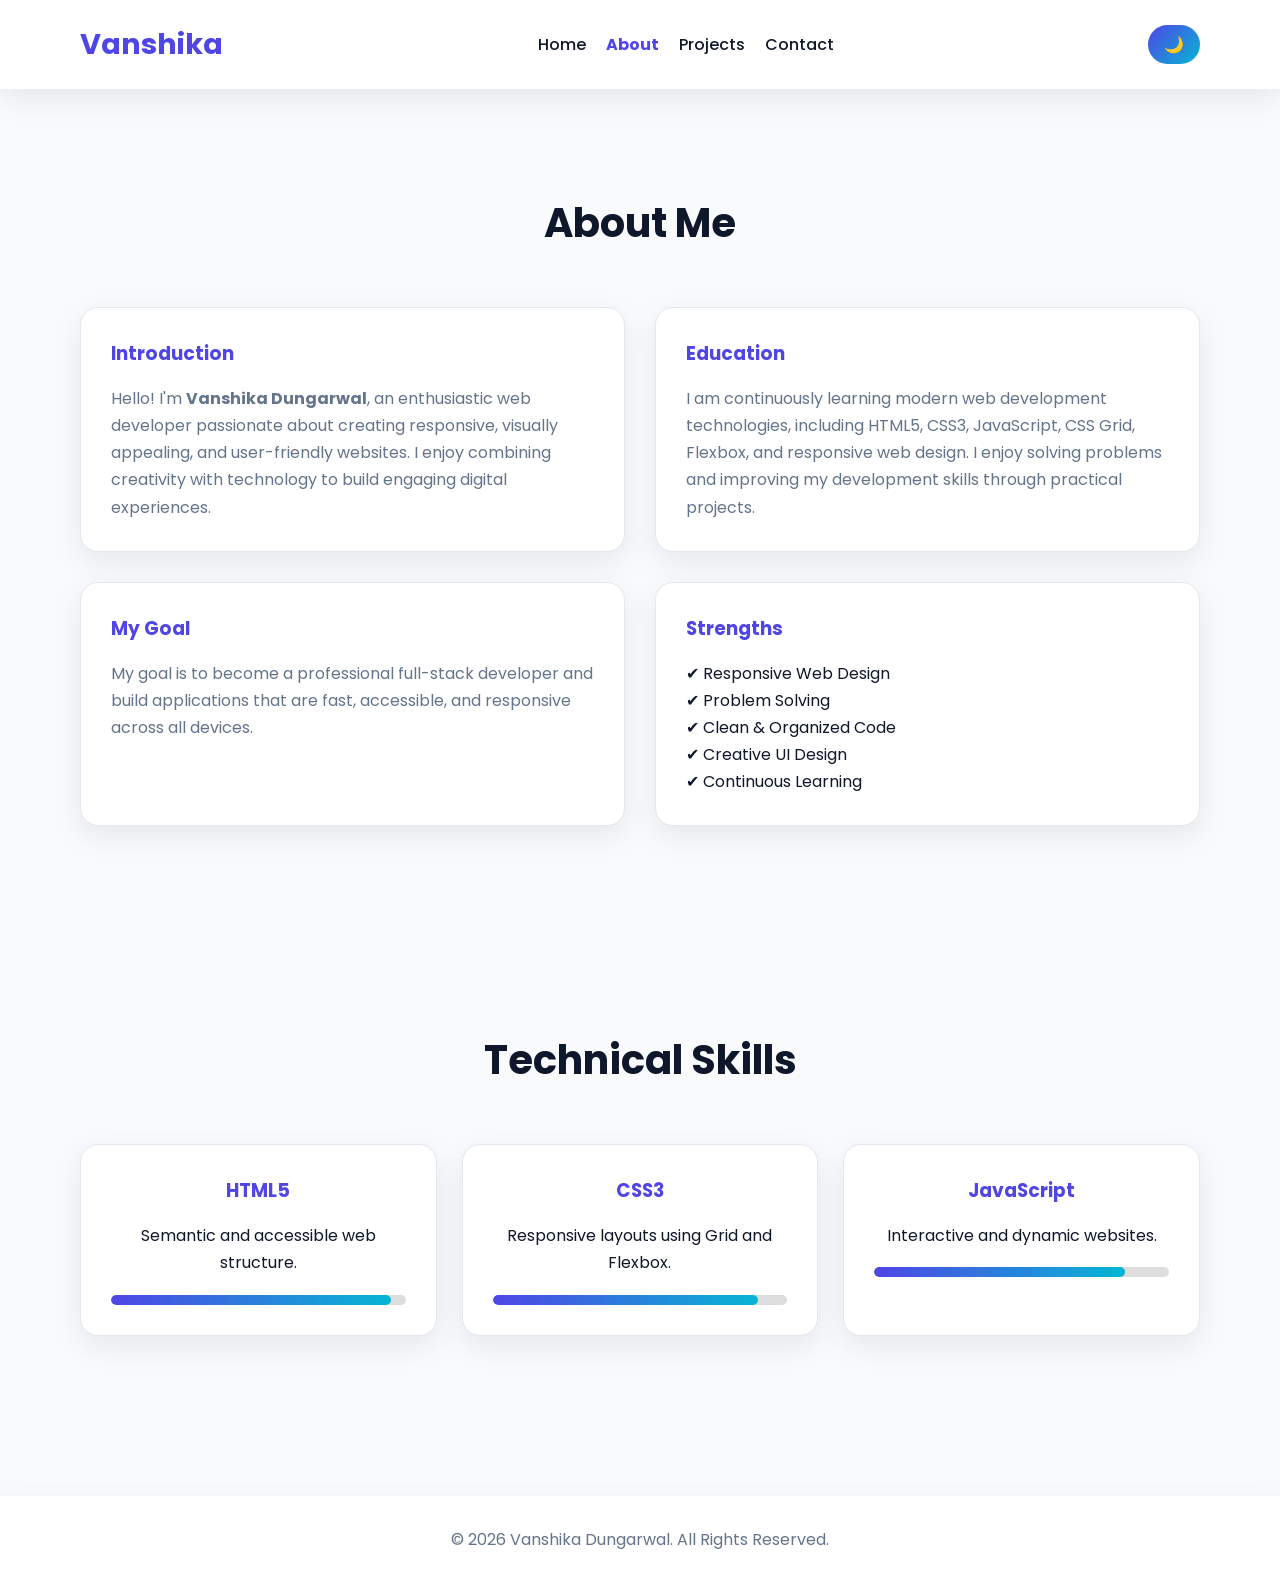
<file: about.html>
<!DOCTYPE html>
<html lang="en">

<head>

<meta charset="UTF-8">
<meta name="viewport" content="width=device-width, initial-scale=1.0">

<title>About | Vanshika Dungarwal</title>

<link rel="stylesheet" href="css/style.css">

</head>

<body>

<header class="header">

<nav class="navbar">

<h1 class="logo">Vanshika</h1>

<ul class="nav-links">

<li><a href="index.html">Home</a></li>

<li><a href="about.html">About</a></li>

<li><a href="projects.html">Projects</a></li>

<li><a href="contact.html">Contact</a></li>

</ul>

<button id="theme-btn">🌙</button>

</nav>

</header>

<main>

<section>

<h2>About Me</h2>

<div class="about-content">

<div class="about-card">

<h3>Introduction</h3>

<p>
Hello! I'm <strong>Vanshika Dungarwal</strong>, an enthusiastic web developer passionate about creating responsive, visually appealing, and user-friendly websites. I enjoy combining creativity with technology to build engaging digital experiences.
</p>

</div>

<div class="about-card">

<h3>Education</h3>

<p>
I am continuously learning modern web development technologies, including HTML5, CSS3, JavaScript, CSS Grid, Flexbox, and responsive web design. I enjoy solving problems and improving my development skills through practical projects.
</p>

</div>

<div class="about-card">

<h3>My Goal</h3>

<p>
My goal is to become a professional full-stack developer and build applications that are fast, accessible, and responsive across all devices.
</p>

</div>

<div class="about-card">

<h3>Strengths</h3>

<ul>

<li>✔ Responsive Web Design</li>

<li>✔ Problem Solving</li>

<li>✔ Clean & Organized Code</li>

<li>✔ Creative UI Design</li>

<li>✔ Continuous Learning</li>

</ul>

</div>

</div>

</section>

<section>

<h2>Technical Skills</h2>

<div class="skill-container">

<div class="card">

<h3>HTML5</h3>

<p>Semantic and accessible web structure.</p>

<div class="progress">
<span style="width:95%"></span>
</div>

</div>

<div class="card">

<h3>CSS3</h3>

<p>Responsive layouts using Grid and Flexbox.</p>

<div class="progress">
<span style="width:90%"></span>
</div>

</div>

<div class="card">

<h3>JavaScript</h3>

<p>Interactive and dynamic websites.</p>

<div class="progress">
<span style="width:85%"></span>
</div>

</div>

</div>

</section>

</main>

<footer>

<p>
© 2026 Vanshika Dungarwal. All Rights Reserved.
</p>

</footer>

<script src="js/script.js"></script>

</body>

</html>
</file>
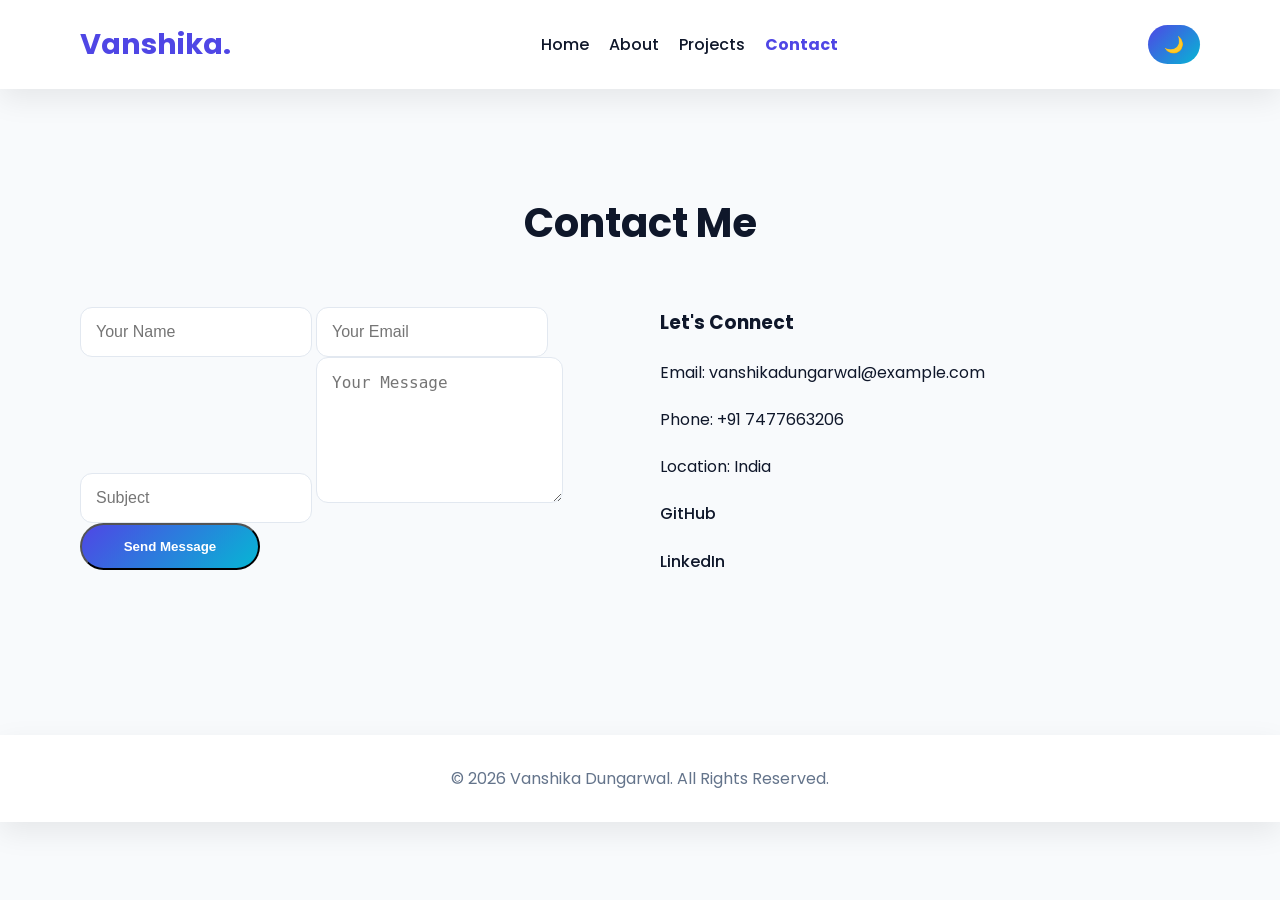
<file: contact.html>
<!DOCTYPE html>
<html lang="en">

<head>

<meta charset="UTF-8">
<meta name="viewport" content="width=device-width, initial-scale=1.0">

<title>Contact | Vanshika Dungarwal</title>

<link rel="stylesheet" href="css/style.css">

</head>

<body>

<header class="header">

<nav class="navbar">

<h1 class="logo">Vanshika.</h1>

<ul class="nav-links">

<li><a href="index.html">Home</a></li>
<li><a href="about.html">About</a></li>
<li><a href="projects.html">Projects</a></li>
<li><a href="contact.html">Contact</a></li>

</ul>

<button id="theme-btn">🌙</button>

</nav>

</header>

<main>

<section>

<h2>Contact Me</h2>

<div class="contact-container">

<div class="contact-form">

<form>

<input type="text" placeholder="Your Name" required>

<input type="email" placeholder="Your Email" required>

<input type="text" placeholder="Subject">

<textarea rows="6" placeholder="Your Message"></textarea>

<button class="btn" type="submit">
Send Message
</button>

</form>

</div>

<div class="social-links">

<h3>Let's Connect</h3>

<p>Email: vanshikadungarwal@example.com</p>

<p>Phone: +91 7477663206</p>

<p>Location: India</p>

<a href="https://github.com/vanshikadungarwal615-boop/Advanced-portfolio" target="_blank">GitHub</a>

<a href="https://www.linkedin.com/in/vanshika-dungarwal-21a498390?utm_source=share_via&utm_content=profile&utm_medium=member_android">LinkedIn</a>

</div>

</div>

</section>

</main>

<footer>

<p>© 2026 Vanshika Dungarwal. All Rights Reserved.</p>

</footer>

<script src="js/script.js"></script>

</body>

</html>
</file>
<file: css/style.css>
/* =========================================
   GOOGLE FONT
========================================= */
@import url('https://fonts.googleapis.com/css2?family=Poppins:wght@300;400;500;600;700;800&display=swap');

/* =========================================
   CSS VARIABLES
========================================= */
:root{
--primary:#4F46E5;
--secondary:#06B6D4;
--background:#F8FAFC;
--surface:#FFFFFF;
--text:#0F172A;
--text-light:#64748B;
--border:#E2E8F0;
--shadow:0 10px 30px rgba(0,0,0,.08);
--radius:18px;
--transition:.35s ease;
}

.dark{
--background:#0F172A;
--surface:#1E293B;
--text:#F8FAFC;
--text-light:#CBD5E1;
--border:#334155;
}

/* =========================================
   RESET
========================================= */
*{
margin:0;
padding:0;
box-sizing:border-box;
}

html{
scroll-behavior:smooth;
}

body{
font-family:'Poppins',sans-serif;
background:var(--background);
color:var(--text);
line-height:1.7;
transition:.3s;
}

img{
max-width:100%;
display:block;
}

a{
text-decoration:none;
color:inherit;
}

ul{
list-style:none;
}

/* =========================================
   HEADER
========================================= */
.header{
position:sticky;
top:0;
width:100%;
background:rgba(255,255,255,.9);
backdrop-filter:blur(10px);
box-shadow:var(--shadow);
z-index:1000;
}

.dark .header{
background:rgba(15,23,42,.95);
}

.navbar{
max-width:1200px;
margin:auto;
display:flex;
justify-content:space-between;
align-items:center;
padding:18px 25px;
flex-wrap:wrap;
}

.logo{
font-size:1.8rem;
font-weight:700;
color:var(--primary);
}

.nav-links{
display:flex;
gap:20px;
flex-wrap:wrap;
}

.nav-links a{
font-weight:500;
transition:.3s;
}

.nav-links a:hover{
color:var(--primary);
}

#theme-btn{
padding:10px 16px;
border:none;
border-radius:30px;
background:linear-gradient(135deg,var(--primary),var(--secondary));
color:#fff;
cursor:pointer;
font-size:16px;
}

/* =========================================
   HERO
========================================= */
.hero{
max-width:1200px;
margin:auto;
min-height:90vh;
display:grid;
grid-template-columns:repeat(auto-fit,minmax(300px,1fr));
align-items:center;
gap:50px;
padding:50px 25px;
}

.hero-content h2{
font-size:3rem;
margin-bottom:20px;
}

.hero-content span{
color:var(--primary);
}

.hero-content p{
color:var(--text-light);
margin-bottom:30px;
}

.btn{
display:inline-block;
padding:14px 30px;
background:linear-gradient(135deg,var(--primary),var(--secondary));
color:#fff;
border-radius:40px;
font-weight:600;
transition:.3s;
}

.btn:hover{
transform:translateY(-5px);
}

.hero-image{
display:flex;
justify-content:center;
}

.hero-image img{
width:320px;
height:320px;
border-radius:50%;
object-fit:cover;
border:6px solid #fff;
box-shadow:var(--shadow);
}
/* =========================================
   SECTIONS
========================================= */

section{
max-width:1200px;
margin:auto;
padding:90px 25px;
}

section h2{
text-align:center;
font-size:2.5rem;
margin-bottom:50px;
}

/* =========================================
   ABOUT
========================================= */

.about-content{
display:grid;
grid-template-columns:repeat(auto-fit,minmax(300px,1fr));
gap:30px;
}

.about-card{
background:var(--surface);
padding:30px;
border-radius:var(--radius);
box-shadow:var(--shadow);
border:1px solid var(--border);
transition:var(--transition);
}

.about-card:hover{
transform:translateY(-10px);
}

.about-card h3{
margin-bottom:15px;
color:var(--primary);
}

.about-card p{
color:var(--text-light);
}

/* =========================================
   SKILLS
========================================= */

.skill-container{
display:grid;
grid-template-columns:repeat(auto-fit,minmax(250px,1fr));
gap:25px;
}

.card{
background:var(--surface);
padding:30px;
text-align:center;
border-radius:var(--radius);
box-shadow:var(--shadow);
border:1px solid var(--border);
transition:var(--transition);
}

.card:hover{
transform:translateY(-10px);
}

.card h3{
margin-bottom:15px;
color:var(--primary);
}

.progress{
margin-top:18px;
height:10px;
background:#ddd;
border-radius:20px;
overflow:hidden;
}

.progress span{
display:block;
height:100%;
background:linear-gradient(90deg,var(--primary),var(--secondary));
border-radius:20px;
}

/* =========================================
   PROJECTS
========================================= */

.project-grid{
display:grid;
grid-template-columns:repeat(auto-fit,minmax(320px,1fr));
gap:30px;
}

.project-card{
background:var(--surface);
border-radius:var(--radius);
overflow:hidden;
box-shadow:var(--shadow);
border:1px solid var(--border);
transition:var(--transition);
}

.project-card:hover{
transform:translateY(-12px);
}

.project-card img{
width:100%;
height:220px;
object-fit:cover;
}

.project-card h3{
padding:20px 20px 10px;
color:var(--primary);
}

.project-card p{
padding:0 20px 20px;
color:var(--text-light);
}

/* =========================================
   CONTACT
========================================= */

.contact-container{
display:grid;
grid-template-columns:repeat(auto-fit,minmax(320px,1fr));
gap:40px;
}

.contact-form{
display:flex;
flex-direction:column;
gap:20px;
}

.contact-form input,
.contact-form textarea{
padding:15px;
font-size:16px;
border:1px solid var(--border);
border-radius:12px;
background:var(--surface);
color:var(--text);
outline:none;
}

.contact-form input:focus,
.contact-form textarea:focus{
border-color:var(--primary);
}

.contact-form button{
width:180px;
}

.social-links{
display:flex;
flex-direction:column;
gap:20px;
}

.social-links a{
display:flex;
align-items:center;
gap:12px;
font-weight:500;
transition:.3s;
}

.social-links a:hover{
color:var(--primary);
transform:translateX(8px);
}

.social-links img{
width:28px;
height:28px;
}

/* =========================================
   FOOTER
========================================= */

footer{
margin-top:60px;
padding:30px;
background:var(--surface);
text-align:center;
box-shadow:var(--shadow);
color:var(--text-light);
}
/* =========================================
   ANIMATIONS
========================================= */

@keyframes fadeUp{
from{
opacity:0;
transform:translateY(40px);
}
to{
opacity:1;
transform:translateY(0);
}
}

.hero,
.about-card,
.card,
.project-card,
.contact-container{
animation:fadeUp .8s ease;
}

/* =========================================
   MOBILE (0px - 767px)
========================================= */

@media (max-width:767px){

.navbar{
flex-direction:column;
align-items:center;
gap:15px;
}

.logo{
margin-bottom:10px;
}

.nav-links{
display:flex;
justify-content:center;
flex-wrap:wrap;
gap:12px;
}

.nav-links a{
font-size:15px;
}

.hero{
padding:40px 20px;
text-align:center;
}

.hero-content h2{
font-size:2.2rem;
}

.hero-image img{
width:220px;
height:220px;
margin:auto;
}

.btn{
display:inline-block;
margin-top:20px;
}

section{
padding:70px 20px;
}

section h2{
font-size:2rem;
}

.project-grid,
.skill-container,
.about-content,
.contact-container{
grid-template-columns:1fr;
}

.project-card img{
height:200px;
}

}

/* =========================================
   TABLET (768px - 1023px)
========================================= */

@media (min-width:768px){

.hero{
grid-template-columns:1fr 1fr;
}

.about-content{
grid-template-columns:repeat(2,1fr);
}

.skill-container{
grid-template-columns:repeat(2,1fr);
}

.project-grid{
grid-template-columns:repeat(2,1fr);
}

.contact-container{
grid-template-columns:1fr 1fr;
}

}

/* =========================================
   DESKTOP (1024px+)
========================================= */

@media (min-width:1024px){

.hero-content h2{
font-size:4rem;
}

.project-grid{
grid-template-columns:repeat(3,1fr);
}

.skill-container{
grid-template-columns:repeat(3,1fr);
}

section{
padding:100px 40px;
}

.navbar{
padding:20px 40px;
}

}

/* =========================================
   SMOOTH HOVER EFFECTS
========================================= */

.project-card:hover,
.about-card:hover,
.card:hover{
box-shadow:0 18px 40px rgba(79,70,229,.2);
}

.btn:hover,
#theme-btn:hover{
opacity:.95;
transform:translateY(-3px);
}

/* =========================================
   IMAGE STYLING
========================================= */

.project-card img,
.hero-image img{
transition:transform .4s ease;
}

.project-card:hover img{
transform:scale(1.05);
}
</file>
